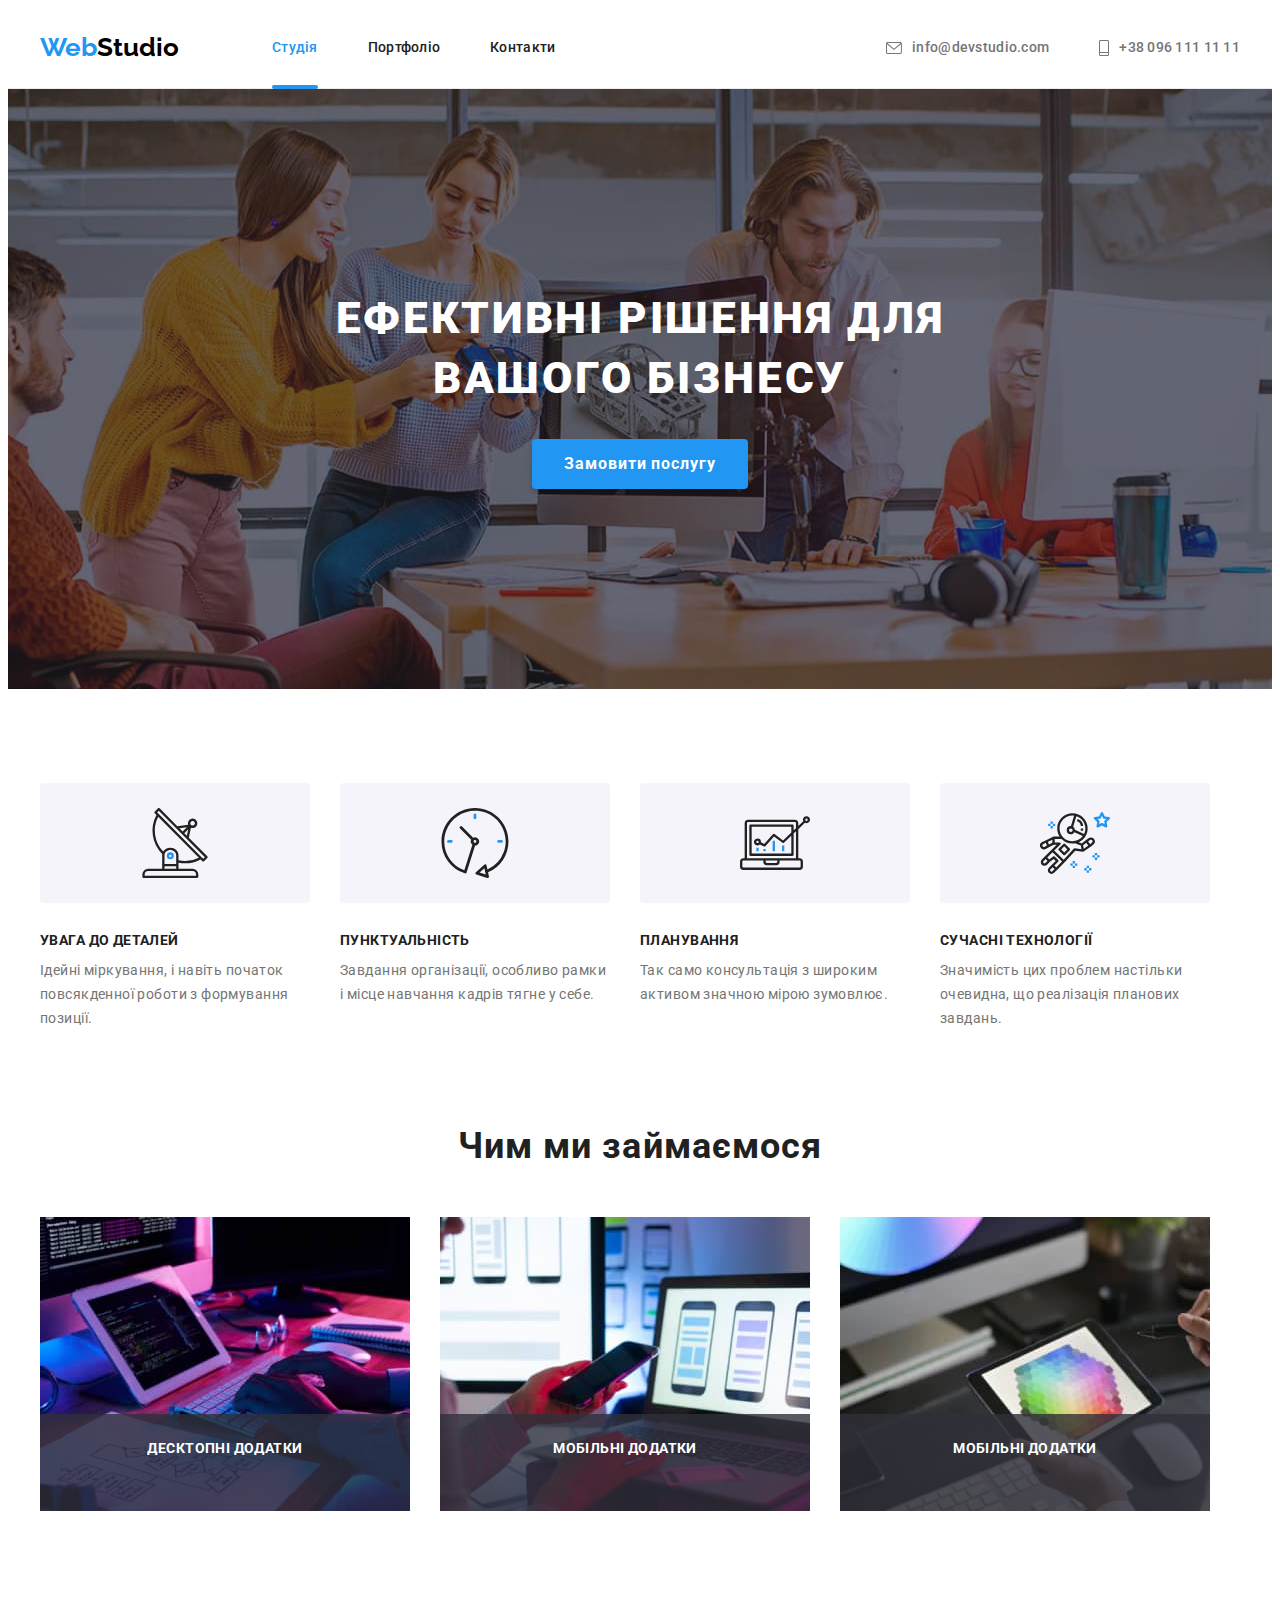
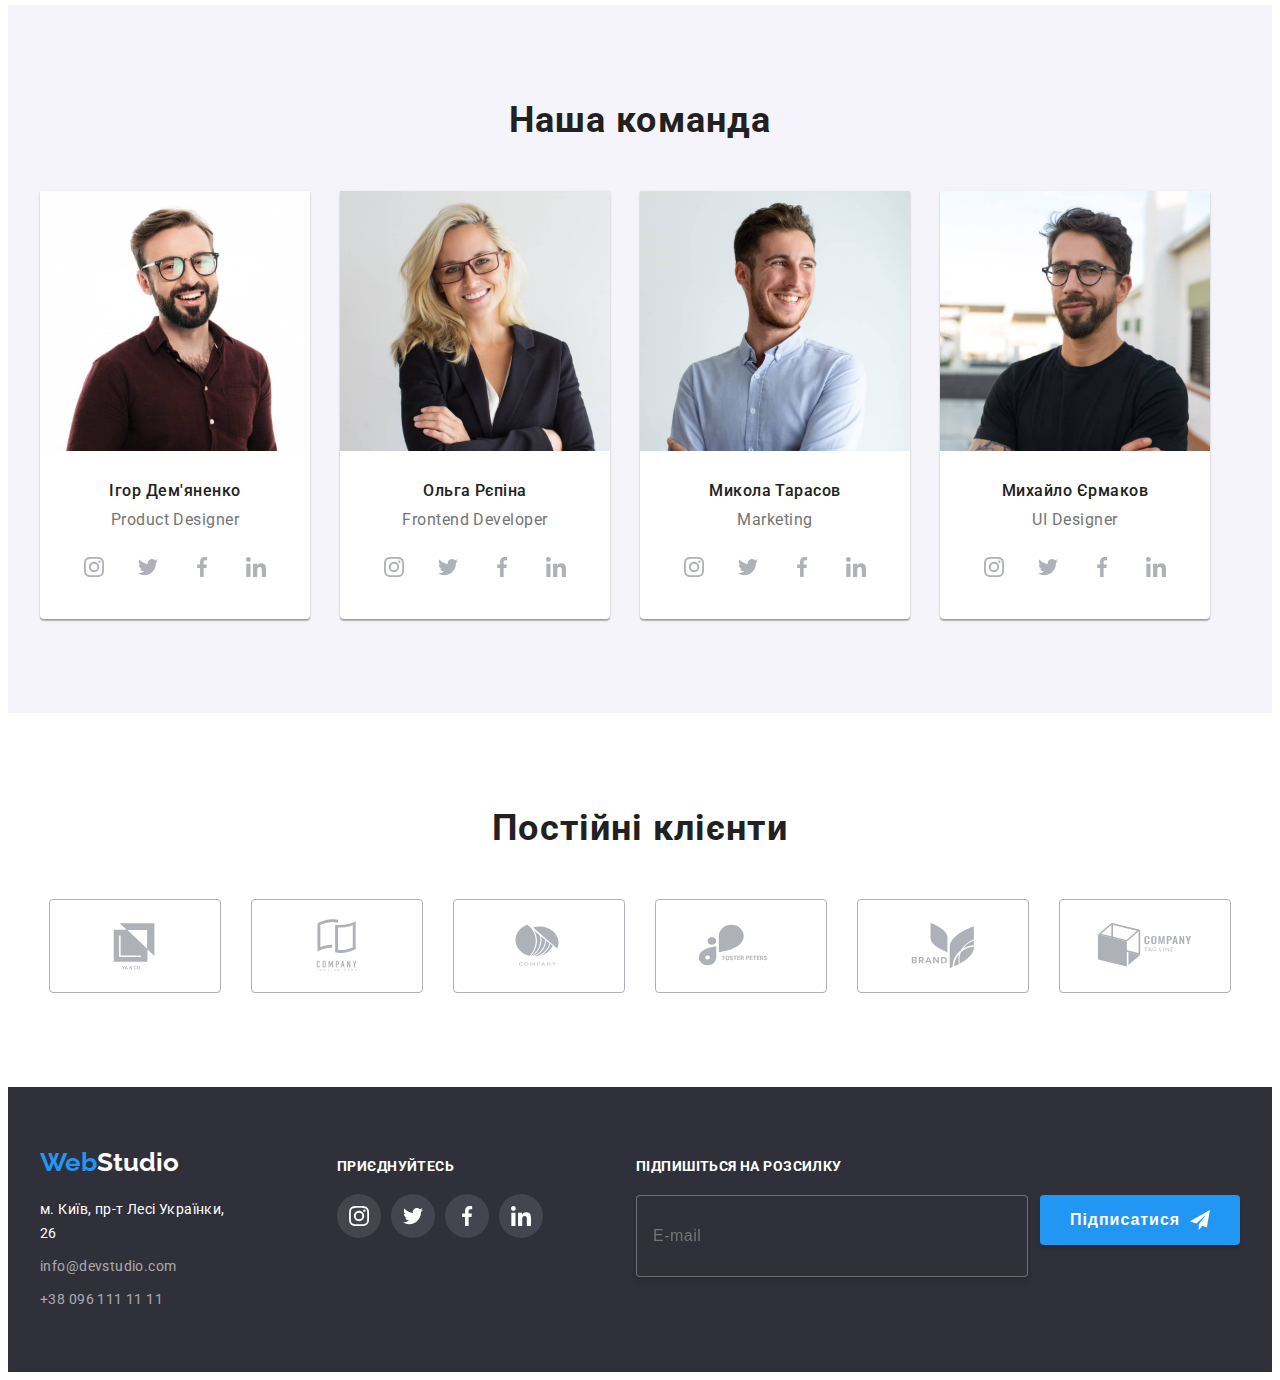
<file: index.html>
<!DOCTYPE html>
<html lang="en">

<head>
    <meta charset="UTF-8">
    <meta http-equiv="X-UA-Compatible" content="IE=edge">
    <meta name="viewport" content="width=device-width, initial-scale=1.0">

    <!-- Fonts -->
    <link rel="preconnect" href="https://fonts.googleapis.com">
    <link rel="preconnect" href="https://fonts.gstatic.com" crossorigin>
    <link
        href="https://fonts.googleapis.com/css2?family=Raleway:wght@700&family=Roboto:wght@400;500;700;900&display=swap"
        rel="stylesheet">

    <!-- Normalize -->
    <link rel="stylesheet" href="https://cdnjs.cloudflare.com/ajax/libs/modern-normalize/1.1.0/modern-normalize.min.css"
        integrity="sha512-wpPYUAdjBVSE4KJnH1VR1HeZfpl1ub8YT/NKx4PuQ5NmX2tKuGu6U/JRp5y+Y8XG2tV+wKQpNHVUX03MfMFn9Q=="
        crossorigin="anonymous" referrerpolicy="no-referrer" />

    <!-- Custom style -->
    <link rel="stylesheet" href="./css/styles.css">
    <title>WebStudio</title>
</head>

<body>
    <!-- HEADER -->

    <header class="header-border">
        <!-- LOGO -->
        <div class="header-container container">
            <a class="logo-link logo" href="./index.html"> <span class="accent logo">Web</span><span
                    class="accent-part logo">Studio</span></a>
            <nav class="header-nav">
                <ul class="nav-list list">
                    <li class="header-nav-item"><a href="./index.html" class="header-link link current">Студія</a></li>
                    <li class="header-nav-item"><a href="./portfolio.html" class="header-link link">Портфоліо</a></li>
                    <li class="header-nav-item"><a href="#contacts" class="header-link link">Контакти</a></li>
                </ul>
            </nav>
            <ul class="contacts-list list">
                <li class="header-contacts-list item">

                    <a href="mailto:info@devstudio.com" class="header-contacts link">
                        <svg class="icons" width="16" height="12">
                            <use href="./images/icons/icons.svg#icon_envelope_hover"></use>
                        </svg>
                        info@devstudio.com</a>
                </li>
                <li class="header-contacts-list item">
                    <a href="tel:+380961111111" class="header-contacts link">
                        <svg class="icons" width="10" height="16">
                            <use href="./images/icons/icons.svg#icon_mobile_hover"></use>
                        </svg>+38 096 111 11 11</a>
                </li>
            </ul>
        </div>
    </header>

    <main>

        <!-- HERO -->
        <section class="hero">
            <h1 class="hero-titel">Ефективні рішення для вашого бізнесу</h1>
            <button class="hero-btn btn" type="button" data-modal-open>Замовити послугу</button>
        </section>

        <!-- QUALITY -->
        <section class="quality-section">
            <div class="container">
                <h2 class="visually-hidden">Наші якості</h2>
                <ul class="quality-list">
                    <li class="quality-item list icon-antenna">
                        <h3 class="quality-titel">УВАГА ДО ДЕТАЛЕЙ</h3>
                        <p class="quality-description">Ідейні міркування, і навіть початок повсякденної роботи з
                            формування позиції.</p>
                    </li>
                    <li class="quality-item list icon-clock">
                        <h3 class="quality-titel">ПУНКТУАЛЬНІСТЬ</h3>
                        <p class="quality-description">Завдання організації, особливо рамки і місце навчання кадрів
                            тягне у себе.</p>
                    </li>
                    <li class="quality-item list icon-diagram">
                        <h3 class="quality-titel">ПЛАНУВАННЯ</h3>
                        <p class="quality-description">Так само консультація з широким активом значною мірою зумовлює.
                        </p>
                    </li>
                    <li class="quality-item list icon-astronaut">
                        <h3 class="quality-titel">СУЧАСНІ ТЕХНОЛОГІЇ</h3>
                        <p class="quality-description">Значимість цих проблем настільки очевидна, що реалізація планових
                            завдань.</p>
                    </Li>
                </ul>
            </div>
        </section>

        <!-- ABOUT -->
        <section class="about">
            <div class="container">
                <h2 class="about-titel">Чим ми займаємося</h2>
                <ul class="about-titel-image list">
                    <li class="about-image">
                        <img width=370 src="./images/about/box1.jpg" alt="десктопні додатки">
                        <div class="overlay-box">
                            <p class="overlay-text">десктопні додатки</p>
                        </div>
                    </li>
                    <li class="about-image">
                        <img width=370 src="./images/about/box2.jpg" alt="мобільні додатки">
                        <div class="overlay-box">
                            <p class="overlay-text">мобільні додатки</p>
                        </div>
                    </li>
                    <li class="about-image">
                        <img width=370 src="./images/about/box3.jpg" alt="додатки для планшетів">
                        <div class="overlay-box">
                            <p class="overlay-text">мобільні додатки</p>
                        </div>
                    </li>
                </ul>
            </div>
        </section>

        <!-- OUR STAFF -->
        <section class="staff">
            <div class="container">
                <h2 class="staff-titel">Наша команда</h2>
                <ul class="staff-list">
                    <li class="staff-item list">
                        <img width=270 src="./images/ourstaff/igordemiyanenko.jpg" alt="Фото Ігор Дем'яненко  ">
                        <div class="staff-name-container">
                            <h3 class="staff-name">Ігор Дем'яненко</h3>
                            <p class="staff-position">Product Designer</p>
                            <ul class="social list">
                                <li class="social-items">
                                    <a class="social-link link" href="https://instagram.com" target=_blank
                                        rel="nofollow noopener noreferrer" aria-label="instagram icon">
                                        <svg class="social-icons" width="20" height="20">
                                            <use href="./images/icons/icons.svg#icon_instagram"></use>
                                        </svg>
                                    </a>
                                </li>
                                <li class="social-items">
                                    <a class="social-link link" href="https://twitter.com" target=_blank
                                        rel="nofollow noopener noreferrer" aria-label="twitter icon">
                                        <svg class="social-icons" width="20" height="20">
                                            <use href="./images/icons/icons.svg#icon_twitter"></use>
                                        </svg>
                                    </a>
                                </li>
                                <li class="social-items">
                                    <a class="social-link link" href="https://facebook.com" target=_blank
                                        rel="nofollow noopener noreferrer" aria-label="facebook icon">
                                        <svg class="social-icons" width="20" height="20">
                                            <use href="./images/icons/icons.svg#icon_facebook"></use>
                                        </svg>
                                    </a>
                                </li>
                                <li class="social-items">
                                    <a class="social-link link" href="https://linkedin.com" target=_blank
                                        rel="nofollow noopener noreferrer" aria-label="linkedin icon">
                                        <svg class="social-icons" width="20" height="20">
                                            <use href="./images/icons/icons.svg#icon_linkedin"></use>
                                        </svg>
                                    </a>
                                </li>
                            </ul>
                        </div>
                    </li>
                    <li class="staff-item list">
                        <img width=270 src="./images/ourstaff/olgarepina.jpg" alt="Фото Ольга Рєпіна">
                        <div class="staff-name-container">
                            <h3 class="staff-name">Ольга Рєпіна</h3>
                            <p class="staff-position">Frontend Developer</p>
                            <ul class="social list">
                                <li class="social-items">
                                    <a class="social-link link" href="https://instagram.com" target=_blank
                                        rel="nofollow noopener noreferrer" aria-label="instagram icon">
                                        <svg class="social-icons" width="20" height="20">
                                            <use href="./images/icons/icons.svg#icon_instagram"></use>
                                        </svg>
                                    </a>
                                </li>
                                <li class="social-items">
                                    <a class="social-link link" href="https://twitter.com" target=_blank
                                        rel="nofollow noopener noreferrer" aria-label="twitter icon">
                                        <svg class="social-icons" width="20" height="20">
                                            <use href="./images/icons/icons.svg#icon_twitter"></use>
                                        </svg>
                                    </a>
                                </li>
                                <li class="social-items">
                                    <a class="social-link link" href="https://facebook.com" target=_blank
                                        rel="nofollow noopener noreferrer" aria-label="facebook icon">
                                        <svg class="social-icons" width="20" height="20">
                                            <use href="./images/icons/icons.svg#icon_facebook"></use>
                                        </svg>
                                    </a>
                                </li>
                                <li class="social-items">
                                    <a class="social-link link" href="https://linkedin.com" target=_blank
                                        rel="nofollow noopener noreferrer" aria-label="linkedin icon">
                                        <svg class="social-icons" width="20" height="20">
                                            <use href="./images/icons/icons.svg#icon_linkedin"></use>
                                        </svg>
                                    </a>
                                </li>
                            </ul>
                        </div>
                    </li>
                    <li class="staff-item list">
                        <img width=270 src="./images/ourstaff/mykolatarasov.jpg" alt="Фто Микола Тарасов">
                        <div class="staff-name-container">
                            <h3 class="staff-name">Микола Тарасов</h3>
                            <p class="staff-position">Marketing</p>
                            <ul class="social list">
                                <li class="social-items">
                                    <a class="social-link link" href="https://instagram.com" target=_blank
                                        rel="nofollow noopener noreferrer" aria-label="instagram icon">
                                        <svg class="social-icons" width="20" height="20">
                                            <use href="./images/icons/icons.svg#icon_instagram"></use>
                                        </svg>
                                    </a>
                                </li>
                                <li class="social-items">
                                    <a class="social-link link" href="https://twitter.com" target=_blank
                                        rel="nofollow noopener noreferrer" aria-label="twitter icon">
                                        <svg class="social-icons" width="20" height="20">
                                            <use href="./images/icons/icons.svg#icon_twitter"></use>
                                        </svg>
                                    </a>
                                </li>
                                <li class="social-items">
                                    <a class="social-link link" href="https://facebook.com" target=_blank
                                        rel="nofollow noopener noreferrer" aria-label="facebook icon">
                                        <svg class="social-icons" width="20" height="20">
                                            <use href="./images/icons/icons.svg#icon_facebook"></use>
                                        </svg>
                                    </a>
                                </li>
                                <li class="social-items">
                                    <a class="social-link link" href="https://linkedin.com" target=_blank
                                        rel="nofollow noopener noreferrer" aria-label="linkedin icon">
                                        <svg class="social-icons" width="20" height="20">
                                            <use href="./images/icons/icons.svg#icon_linkedin"></use>
                                        </svg>
                                    </a>
                                </li>
                            </ul>
                        </div>
                    </li>
                    <li class="staff-item list">
                        <img width=270 src="./images/ourstaff/mykhayloyermakov.jpg" alt="Фото Михайло Єрмаков">
                        <div class="staff-name-container">
                            <h3 class="staff-name">Михайло Єрмаков</h3>
                            <p class="staff-position">UI Designer</p>
                            <ul class="social list">
                                <li class="social-items">
                                    <a class="social-link link" href="https://instagram.com" target=_blank
                                        rel="nofollow noopener noreferrer" aria-label="instagram icon">
                                        <svg class="social-icons" width="20" height="20">
                                            <use href="./images/icons/icons.svg#icon_instagram"></use>
                                        </svg>
                                    </a>
                                </li>
                                <li class="social-items">
                                    <a class="social-link link" href="https://twitter.com" target=_blank
                                        rel="nofollow noopener noreferrer" aria-label="twitter icon">
                                        <svg class="social-icons" width="20" height="20">
                                            <use href="./images/icons/icons.svg#icon_twitter"></use>
                                        </svg>
                                    </a>
                                </li>
                                <li class="social-items">
                                    <a class="social-link link" href="https://facebook.com" target=_blank
                                        rel="nofollow noopener noreferrer" aria-label="facebook icon">
                                        <svg class="social-icons" width="20" height="20">
                                            <use href="./images/icons/icons.svg#icon_facebook"></use>
                                        </svg>
                                    </a>
                                </li>
                                <li class="social-items">
                                    <a class="social-link link" href="https://linkedin.com" target=_blank
                                        rel="nofollow noopener noreferrer" aria-label="linkedin icon">
                                        <svg class="social-icons" width="20" height="20">
                                            <use href="./images/icons/icons.svg#icon_linkedin"></use>
                                        </svg>
                                    </a>
                                </li>
                            </ul>
                        </div>
                    </li>
                </ul>
            </div>
        </section>

        <!-- OUR CLIENTS -->
        <section class="clients">
            <div class="container">
                <h2 class="clients-titel">Постійні клієнти</h2>
                <ul class="clients-list list">
                    <li class="clients-items">
                        <a href="" class="clients-link link">
                            <svg class="clients-icon" width="106" height="60">
                                <use href="./images/icons/icons.svg#icon_lg_yaco"></use>
                            </svg>
                        </a>
                    </li>
                    <li class="clients-items">
                        <a class="clients-link link" href="">
                            <svg class="clients-icon" width="106" height="60">
                                <use href="./images/icons/icons.svg#icon_lg_tagline"></use>
                            </svg></a>
                    </li>
                    <li class="clients-items">
                        <a class="clients-link link" href="">
                            <svg class="clients-icon" width="106" height="60">
                                <use href="./images/icons/icons.svg#icon_lg_company"></use>
                            </svg></a>
                    </li>
                    <li class="clients-items">
                        <a class="clients-link link" href="">
                            <svg class="clients-icon" width="106" height="60">
                                <use href="./images/icons/icons.svg#icon_lg_foster_peters"></use>
                            </svg></a>
                    </li>
                    <li class="clients-items">
                        <a class="clients-link link" href="">
                            <svg class="clients-icon" width="106" height="60">
                                <use href="./images/icons/icons.svg#icon_lg_brand"></use>
                            </svg></a>
                    </li>
                    <li class="clients-items">
                        <a class="clients-link link" href="">
                            <svg class="clients-icon" width="106" height="60">
                                <use href="./images/icons/icons.svg#icon_lg_company_tag_line"></use>
                            </svg></a>
                    </li>
                </ul>
            </div>
        </section>
    </main>

    <!-- FOOTER -->
    <footer class="footer">
        <div class="container-footer container">
            <div class="container-footer-adress">
                <a class="logo-link logo" href="./index.html"> 
                    <span class="accent logo">Web</span><span class="accent-part-ft logo">Studio</span>
                </a>
                    <address id="contacts">
                        <ul class="adress list">
                            <li class="adress-item">
                                <a href="https://goo.gl/maps/8Er3a7TzA3oxAraK9" 
                                    class="adress-item link"
                                    target="_blank" 
                                    rel="noopener noreferrer nofollow">
                                    м. Київ, пр-т Лесі Українки, 26
                                </a>
                            </li>
                            <li class="adress-item-contacts list">
                                <a href="mailto:info@devstudio.com"
                                    class="adress-item-contacs link" 
                                    target="_blank" 
                                    rel="noopener noreferrer nofollow">
                                    info@devstudio.com
                                </a>
                            </li>
                            <li class="adress-item-contacts list">
                                <a href="tel:+380961111111"
                                    class="adress-item-contacs link">
                                    +38 096 111 11 11
                                </a>
                            </li>
                        </ul>
                    </address>
            </div>
            <div class="container-footer-links">
                <h2 class="footer-links-titel">ПРИЄДНУЙТЕСЬ</h2>
                <ul class="social list">
                    <li class="social-items">
                        <a class="social-link-footer link" href="https://instagram.com" target=_blank
                            rel="nofollow noopener noreferrer" aria-label="instagram icon">
                            <svg class="social-icons-footer" width="20" height="20">
                                <use href="./images/icons/icons.svg#icon_instagram"></use>
                            </svg>
                        </a>
                    </li>
                    <li class="social-items">
                        <a class="social-link-footer link" href="https://twitter.com" target=_blank
                            rel="nofollow noopener noreferrer" aria-label="twitter icon">
                            <svg class="social-icons-footer" width="20" height="20">
                                <use href="./images/icons/icons.svg#icon_twitter"></use>
                            </svg>
                        </a>
                    </li>
                    <li class="social-items">
                        <a class="social-link-footer link" href="https://facebook.com" target=_blank
                            rel="nofollow noopener noreferrer" aria-label="facebook icon">
                            <svg class="social-icons-footer" width="20" height="20">
                                <use href="./images/icons/icons.svg#icon_facebook"></use>
                            </svg>
                        </a>
                    </li>
                    <li class="social-items">
                        <a class="social-link-footer link" href="https://linkedin.com" target=_blank
                            rel="nofollow noopener noreferrer" aria-label="linkedin icon">
                            <svg class="social-icons-footer" width="20" height="20">
                                <use href="./images/icons/icons.svg#icon_linkedin"></use>
                            </svg>
                        </a>
                    </li>
                </ul>
            </div>
            <div class="subscription-form-footer">
                <p class="subscription-form-titel">ПІДПИШІТЬСЯ НА РОЗСИЛКУ</p>
                <form class="subscription-form">
                    <label class="form-field-subscription" for="e-mail"></label>
                    <input class="form-input-subscription" type="email" name="e-mail" id="e-mail" placeholder="E-mail" >
                    <button class="form-btn-subscription" type="submit">Підписатися
                        <svg class="icon-subscription" width="24" height="24">
                          <use href="./images/icons/icons.svg#icon-send"></use>
                        </svg>
                    </button>
                </form>
            </div>
        </div>
    </footer>

    <!-- MODAL VIEW -->

    <div class="backdrop is-hidden" data-modal>
        <div class="modal">
            <button class="close-btn" type="button"
            data-modal-close>
                <svg class="close-btn-icon" width="30" height="30">
                  <use class="opened" href="./images/icons/icons.svg#icon-close"></use>
                  <use class="close" href="./images/icons/icons.svg#icon-close-blue"></use>
                </svg>
            </button>
            <p class="modal-titel">Залиште свої дані, ми вам передзвонимо</p>
            <form class="modal-form-field">
                <div class="form-group">
                    <label class="form-label" for="name">Ім'я</label>
                    <input class="form-input" type="text" name="user_name" id="name" placeholder=" " required>
                    <svg class="form-icon" width="18" height="18">
                      <use href="./images/icons/icons.svg#person-black-18dp"></use>
                    </svg>
                </div>
                <div class="form-group">
                    <label class="form-label" for="phone-number">Телефон</label>
                    <input class="form-input" type="tel" name="user_phone" id="phone-number" placeholder=" " minlength="12" maxlength="12" required>
                    <svg class="form-icon" width="18" height="18">
                      <use href="./images/icons/icons.svg#phone-black-18dp"></use>
                    </svg>
                </div>
                <div class="form-group">
                    <label class="form-label" for="email">Пошта</label>
                    <input class="form-input" type="email" name="user_email" id="email" placeholder=" " required>
                    <svg class="form-icon" width="18" height="18">
                      <use href="./images/icons/icons.svg#email-black-18dp"></use>
                    </svg>
                </div>
                <div class="form-group">
                    <label class="form-label" for="comments">Коментар</label>
                    <textarea class="form-massege" name="comments" id="comments"  rows="6" placeholder="Введіть текст"></textarea>
                </div>
                <label class="form-group-checkbox">
                    <input class="form-checkbox" type="checkbox" name="terms_of_contract" id="terms">
                    <svg class="checkbox-icon" width="16" height="15">
                        <use class="checked" href="./images/icons/icons.svg#icon-check"></use>
                        <use class="unchecked" href="./images/icons/icons.svg#icon-uncheck"></use>
                    </svg>
                    <span class="form-checkbox-label">Погоджуюся з розсилкою та приймаю <a class="link-checkbox" href="">Умови договору</a></span>
                </label>
                <button class="form-btn-modal" type="submit">Відправити</button>
            </form>
        </div>
    </div>

    <script src="./js/modal.js"></script>

</body>

</html>
</file>
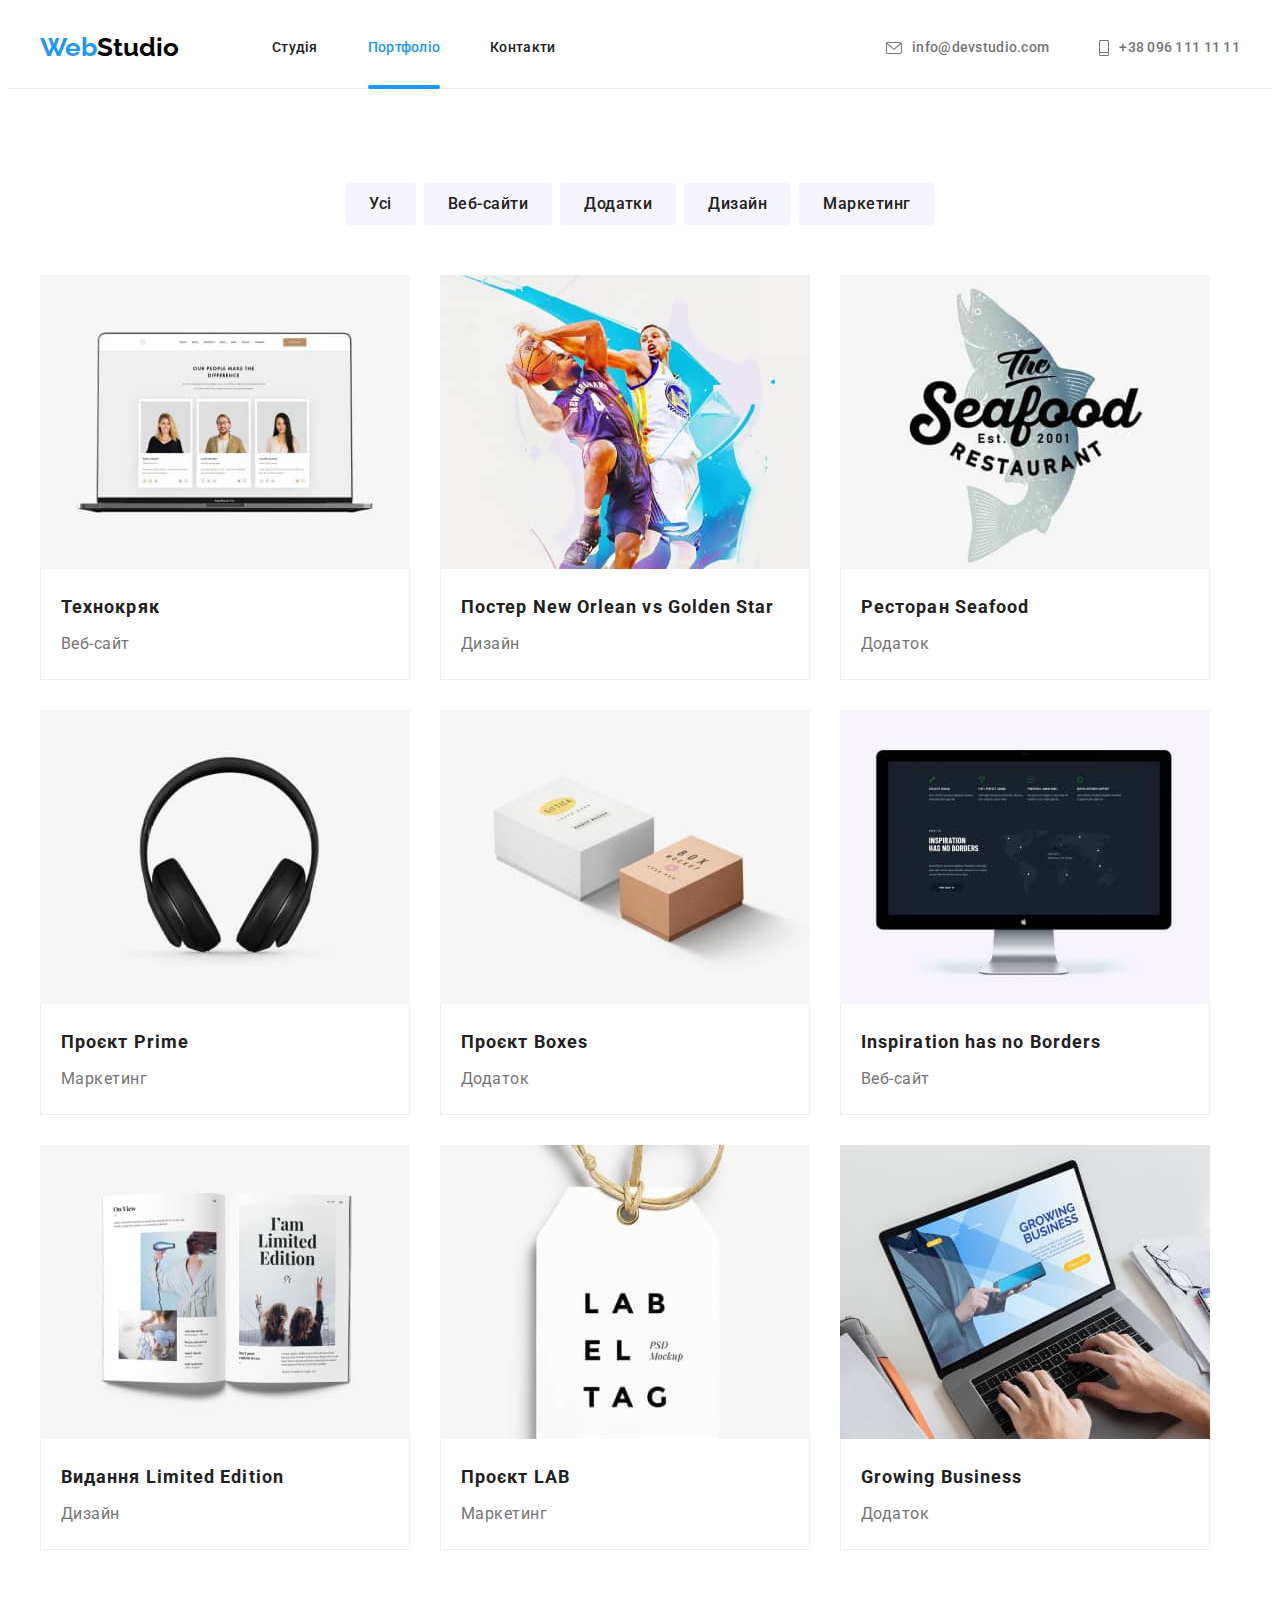
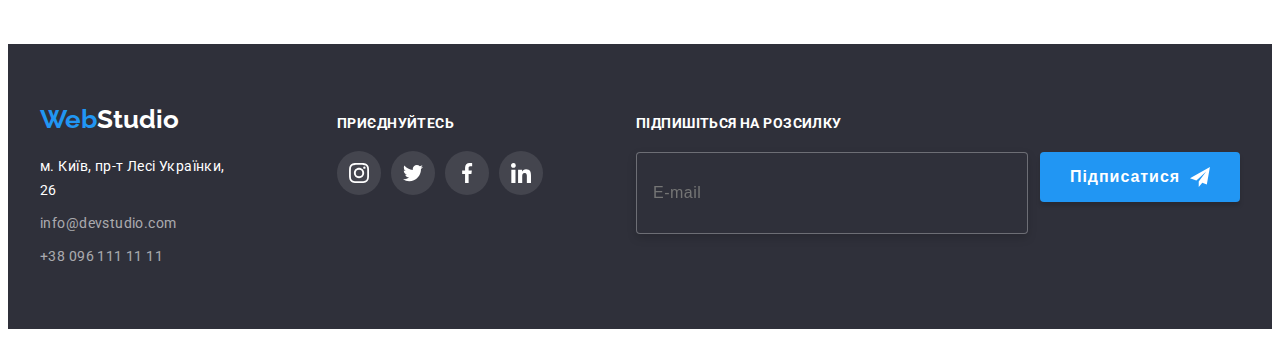
<file: portfolio.html>
<!DOCTYPE html>
<html lang="en">

<head>
    <meta charset="UTF-8">
    <meta http-equiv="X-UA-Compatible" content="IE=edge">
    <meta name="viewport" content="width=device-width, initial-scale=1.0">

    <!-- Fonts -->
    <link rel="preconnect" href="https://fonts.googleapis.com">
    <link rel="preconnect" href="https://fonts.gstatic.com" crossorigin>
    <link
        href="https://fonts.googleapis.com/css2?family=Raleway:wght@700&family=Roboto:wght@400;500;700;900&display=swap"
        rel="stylesheet">

    <!-- Normalize -->
    <link rel="stylesheet" href="https://cdnjs.cloudflare.com/ajax/libs/modern-normalize/1.1.0/modern-normalize.min.css"
        integrity="sha512-wpPYUAdjBVSE4KJnH1VR1HeZfpl1ub8YT/NKx4PuQ5NmX2tKuGu6U/JRp5y+Y8XG2tV+wKQpNHVUX03MfMFn9Q=="
        crossorigin="anonymous" referrerpolicy="no-referrer" />

    <!-- Custom style -->
    <link rel="stylesheet" href="./css/styles.css">
    <title>Portfolio</title>
</head>

<body>
    <!-- HEADER -->

    <header class="header-border">
        <!-- LOGO -->
        <div class="header-container container">
            <a class="logo-link logo" href="./index.html">
                <span class="accent logo">Web</span><span class="accent-part logo">Studio</span>
            </a>
            <nav class="header-nav">
                <ul class="nav-list list">
                    <li class="header-nav-item"><a href="./index.html" class="header-link link">Студія</a></li>
                    <li class="header-nav-item"><a href="./portfolio.html"
                            class="header-link link current">Портфоліо</a></li>
                    <li class="header-nav-item"><a href="#contacts" class="header-link link">Контакти</a></li>
                </ul>
            </nav>
            <ul class="contacts-list list">
                <li class="header-contacts-list item">

                    <a href="mailto:info@devstudio.com" class="header-contacts link">
                        <svg class="icons" width="16" height="12">
                            <use href="./images/icons/icons.svg#icon_envelope_hover"></use>
                        </svg>
                        info@devstudio.com</a>
                </li>
                <li class="header-contacts-list item">
                    <a href="tel:+380961111111" class="header-contacts link">
                        <svg class="icons" width="10" height="16">
                            <use href="./images/icons/icons.svg#icon_mobile_hover"></use>
                        </svg>+38 096 111 11 11</a>
                </li>
            </ul>
        </div>
    </header>

    <main>
        <!-- OUR WORKS -->
        <section class="section-container">
            <div class="gallery-container">
                <h1 class="visually-hidden"> Наші роботи </h1>
                <!-- Radio buttons -->
                <ul class="buttons-list">
                    <li class="buttons-item list"><button class="buttons-btn btn" type="button">Усі</button></li>
                    <li class="buttons-item list"><button class="buttons-btn btn" type="button">Веб-сайти</button></li>
                    <li class="buttons-item list"><button class="buttons-btn btn" type="button">Додатки</button></li>
                    <li class="buttons-item list"><button class="buttons-btn btn" type="button">Дизайн</button></li>
                    <li class="buttons-item list"><button class="buttons-btn btn" type="button">Маркетинг</button></li>
                </ul>
                <!-- GALLERY -->
                <ul class="projects-list list">
                    <li class="projects-item">
                        <a href="" class="projects-item-img link">
                            <div class="project-thumb">
                                <img src="./images/gallery/technokryak.jpg" width="370" alt="Технокряк">
                                <div class="overlay-slide">
                                    <p class="overlay-slide-text">Ресурс пропонує комплексні пропозиції з різним рівнем
                                        функціоналу та сервісів. Все це дозволить відвідувачу отримати вичерпні
                                        відомості про компанію чи приватну особу.</p>
                                </div>
                            </div>
                            <div class="border-contair">
                                <h2 class="projects-item-titel">Технокряк</h2>
                                <p class="project-item-description">Веб-сайт</p>
                            </div>
                        </a>
                    </li>
                    <li class="projects-item">
                        <a href="" class="projects-item-img link">
                            <div class="project-thumb">
                                <img src="./images/gallery/poster.jpg" width="370"
                                    alt="Постер New Orlean vs Golden Star">
                                <div class="overlay-slide">
                                    <p class="overlay-slide-text">Lorem ipsum dolor sit, amet consectetur adipisicing
                                        elit. Similique minus, alias quisquam itaque velit ea reprehenderit quam?
                                        Eveniet, veniam laboriosam?</p>
                                </div>
                            </div>
                            <div class="border-contair">
                                <h2 class="projects-item-titel">Постер New Orlean vs Golden Star</h2>
                                <p class="project-item-description">Дизайн</p>
                            </div>
                        </a>
                    </li>
                    <li class="projects-item">
                        <a href="" class="projects-item-img link">
                            <div class="project-thumb">
                                <img src="./images/gallery/restoran.jpg" width="370" 
                                alt="Ресторан Seafood">
                                <div class="overlay-slide">
                                    <p class="overlay-slide-text">Lorem ipsum dolor sit, amet consectetur adipisicing
                                        elit. Similique minus, alias quisquam itaque velit ea reprehenderit quam?
                                        Eveniet, veniam laboriosam?</p>
                                </div>
                            </div>
                            <div class="border-contair">
                                <h2 class="projects-item-titel">Ресторан Seafood</h2>
                                <p class="project-item-description">Додаток</p>
                            </div>
                        </a>
                    </li>
                    <li class="projects-item">
                        <a href="" class="projects-item-img link">
                            <div class="project-thumb">
                                <img src="./images/gallery/project-prime.jpg" width="370" 
                                alt="Проєкт Prime">
                                <div class="overlay-slide">
                                    <p class="overlay-slide-text">Lorem ipsum dolor sit, amet consectetur adipisicing
                                        elit. Similique minus, alias quisquam itaque velit ea reprehenderit quam?
                                        Eveniet, veniam laboriosam?</p>
                                </div>
                            </div>
                            <div class="border-contair">
                                <h2 class="projects-item-titel">Проєкт Prime</h2>
                                <p class="project-item-description">Маркетинг</p>
                            </div>
                        </a>
                    </li>
                    <li class="projects-item">
                        <a href="" class="projects-item-img link">
                            <div class="project-thumb">
                                <img src="./images/gallery/project-boxes.jpg" width="370" 
                                alt="Проєкт Boxes">
                                <div class="overlay-slide">
                                    <p class="overlay-slide-text">Lorem ipsum dolor sit, amet consectetur adipisicing
                                        elit. Similique minus, alias quisquam itaque velit ea reprehenderit quam?
                                        Eveniet, veniam laboriosam?</p>
                                </div>
                            </div>
                            <div class="border-contair">
                                <h2 class="projects-item-titel">Проєкт Boxes</h2>
                                <p class="project-item-description">Додаток</p>
                            </div>
                        </a>
                    </li>
                    <li class="projects-item">
                        <a href="" class="projects-item-img link">
                            <div class="project-thumb">
                                <img src="./images/gallery/Inspiration-has-no-Borders.jpg" width="370"
                                    alt="Inspiration has no Borders">
                                <div class="overlay-slide">
                                    <p class="overlay-slide-text">Lorem ipsum dolor sit, amet consectetur adipisicing
                                            elit. Similique minus, alias quisquam itaque velit ea reprehenderit quam?
                                            Eveniet, veniam laboriosam?</p>
                                </div>
                            </div>
                            <div class="border-contair">
                                <h2 class="projects-item-titel">Inspiration has no Borders</h2>
                                <p class="project-item-description">Веб-сайт</p>
                            </div>
                        </a>
                    </li>
                    <li class="projects-item">
                        <a href="" class="projects-item-img link">
                            <div class="project-thumb">
                                <img src="./images/gallery/Vydannya-Limited-Edition.jpg" width="370"
                                    alt="Видання Limited Edition">
                                <div class="overlay-slide">
                                    <p class="overlay-slide-text">Lorem ipsum dolor sit, amet consectetur adipisicing
                                            elit. Similique minus, alias quisquam itaque velit ea reprehenderit quam?
                                            Eveniet, veniam laboriosam?</p>
                                </div>
                            </div>
                            <div class="border-contair">
                                <h2 class="projects-item-titel">Видання Limited Edition</h2>
                                <p class="project-item-description">Дизайн</p>
                            </div>
                        </a>
                    </li>
                    <li class=" projects-item">
                                    <a href="" class="projects-item-img link">
                                        <div class="project-thumb">
                                            <img src="./images/gallery/project-lab.jpg" width="370" 
                                            alt="Проєкт LAB">
                                            <div class="overlay-slide">
                                                <p class="overlay-slide-text">Lorem ipsum dolor sit, amet consectetur adipisicing
                                                    elit. Similique minus, alias quisquam itaque velit ea reprehenderit quam?
                                                    Eveniet, veniam laboriosam?</p>
                                            </div>
                                        </div>
                                        <div class="border-contair">
                                            <h2 class="projects-item-titel">Проєкт LAB</h2>
                                            <p class="project-item-description">Маркетинг</p>
                                        </div>
                                    </a>
                    </li>
                    <li class="projects-item">
                        <a href="" class="projects-item-img link">
                            <div class="project-thumb">
                                <img src="./images/gallery/Growing-Business.jpg" width="370" 
                                alt="Growing Business">
                                <div class="overlay-slide">
                                    <p class="overlay-slide-text">Lorem ipsum dolor sit, amet consectetur adipisicing
                                        elit. Similique minus, alias quisquam itaque velit ea reprehenderit quam?
                                        Eveniet, veniam laboriosam?</p>
                                </div>
                            </div>
                            <div class="border-contair">
                                <h2 class="projects-item-titel">Growing Business</h2>
                                <p class="project-item-description">Додаток</p>
                            </div>
                        </a>
                    </li>
                </ul>
            </div>
        </section>
    </main>

    <!-- FOOTER -->
    <footer class="footer">
        <div class="container-footer container">
            <div class="container-footer-adress">
                <a class="logo-link logo" href="./index.html"> 
                    <span class="accent logo">Web</span><span class="accent-part-ft logo">Studio</span>
                </a>
                    <address id="contacts">
                        <ul class="adress list">
                            <li class="adress-item">
                                <a href="https://goo.gl/maps/8Er3a7TzA3oxAraK9" 
                                    class="adress-item link"
                                    target="_blank" 
                                    rel="noopener noreferrer nofollow">
                                    м. Київ, пр-т Лесі Українки, 26
                                </a>
                            </li>
                            <li class="adress-item-contacts list">
                                <a href="mailto:info@devstudio.com"
                                    class="adress-item-contacs link" 
                                    target="_blank" 
                                    rel="noopener noreferrer nofollow">
                                    info@devstudio.com
                                </a>
                            </li>
                            <li class="adress-item-contacts list">
                                <a href="tel:+380961111111"
                                    class="adress-item-contacs link">
                                    +38 096 111 11 11
                                </a>
                            </li>
                        </ul>
                    </address>
            </div>
            <div class="container-footer-links">
                <h2 class="footer-links-titel">ПРИЄДНУЙТЕСЬ</h2>
                <ul class="social list">
                    <li class="social-items">
                        <a class="social-link-footer link" href="https://instagram.com" target=_blank
                            rel="nofollow noopener noreferrer" aria-label="instagram icon">
                            <svg class="social-icons-footer" width="20" height="20">
                                <use href="./images/icons/icons.svg#icon_instagram"></use>
                            </svg>
                        </a>
                    </li>
                    <li class="social-items">
                        <a class="social-link-footer link" href="https://twitter.com" target=_blank
                            rel="nofollow noopener noreferrer" aria-label="twitter icon">
                            <svg class="social-icons-footer" width="20" height="20">
                                <use href="./images/icons/icons.svg#icon_twitter"></use>
                            </svg>
                        </a>
                    </li>
                    <li class="social-items">
                        <a class="social-link-footer link" href="https://facebook.com" target=_blank
                            rel="nofollow noopener noreferrer" aria-label="facebook icon">
                            <svg class="social-icons-footer" width="20" height="20">
                                <use href="./images/icons/icons.svg#icon_facebook"></use>
                            </svg>
                        </a>
                    </li>
                    <li class="social-items">
                        <a class="social-link-footer link" href="https://linkedin.com" target=_blank
                            rel="nofollow noopener noreferrer" aria-label="linkedin icon">
                            <svg class="social-icons-footer" width="20" height="20">
                                <use href="./images/icons/icons.svg#icon_linkedin"></use>
                            </svg>
                        </a>
                    </li>
                </ul>
            </div>
            <div class="subscription-form-footer">
                <p class="subscription-form-titel">ПІДПИШІТЬСЯ НА РОЗСИЛКУ</p>
                <form class="subscription-form">
                    <label class="form-field-subscription" for="e-mail"></label>
                    <input class="form-input-subscription" type="email" name="e-mail" id="e-mail" placeholder="E-mail" >
                    <button class="form-btn-subscription" type="submit">Підписатися
                        <svg class="icon-subscription" width="24" height="24">
                          <use href="./images/icons/icons.svg#icon-send"></use>
                        </svg>
                    </button>
                </form>
            </div>
        </div>
    </footer>

</body>
</file>
<file: css/styles.css>
/* GENERAL STYLES */

:root {
  /* Fonts */
  --main-font: "Roboto", sans-serif;
  --secondary-font: "Raleway", sans-serif;

  /* Text colors */
  --accent-color: #2196f3;
  --main-color: #212121;
  --second-color: #ffffff;
  --adress-txt-main-color: rgba(255, 255, 255, 0.6);
  --logo-color-main: #000000;

  /* Background colors */
  --background-text-color: #757575;
  --background-bgh-bgf-color: #2f303a;
  --background-bgsection-color: #f5f4fa;

  /* Others */
  --trns: 250ms cubic-bezier(0.4, 0, 0.2, 1);
  --index-backdrop: 1;
}

body {
  font-family: var(--main-font);
  color: var(--main-color);
  background-color: var(--second-color);
}

/* Reset start */
ul {
  padding-left: 0;
  margin-top: 0;
  margin-bottom: 0;
}

h1,
h2,
h3,
h4,
h5,
h6,
p {
  margin: 0;
}
img {
  display: block;
}

.link,
.logo {
  text-decoration: none;
}

.link {
  transition: color var(--trns);
}

.list {
  list-style: none;
  margin: 0;
  padding: 0;
}

/* Reset end */

.container {
  width: 1200px;
  margin: 0 auto;
  padding: 0 15px;
}

.link:hover,
.link:focus {
  color: var(--accent-color);
}

.btn {
  cursor: pointer;
  background: transparent;
}

.btn:hover,
.btn:focus {
  background-color: #188ce8;
}

/* HEADER */

.header-border {
  border-bottom: 1px solid #ececec;
}

.header-container {
  display: flex;
  align-items: center;
}

.header-nav {
  margin-left: 93px;
}

.logo,
.accent,
.accent-part {
  font-family: var(--secondary-font);
  font-style: normal;
  font-weight: 700;
  font-size: 26px;
  line-height: 1.2;
  color: var(--logo-color-main);
}

.accent {
  color: var(--accent-color);
}

.nav-list {
  display: flex;
  align-items: center;
}

.nav-list :not(:last-child) {
  margin-right: 50px;
}

.header-link {
  display: block;
  padding: 32px 0;
  position: relative;
  font-style: normal;
  font-weight: 500;
  font-size: 14px;
  line-height: 1.14;
  letter-spacing: 0.02em;
  color: var(--main-color);
}

.header-link.current {
  color: var(--accent-color);
}

.header-link.current::after {
  content: "";
  position: absolute;
  bottom: -1px;
  left: 0;
  display: block;
  width: 100%;
  height: 4px;
  border-radius: 2px;
  background-color: var(--accent-color);
}

.contacts-list {
  display: flex;
  align-items: center;
  margin-left: auto;
}

.header-contacts-list:not(:last-child) {
  display: flex;
  align-items: center;
  margin-left: auto;
  margin-right: 50px;
}

.header-contacts {
  display: flex;
  align-items: center;
  padding: 32px 0;
  font-weight: 500;
  font-size: 14px;
  line-height: 1.14;
  letter-spacing: 0.02em;
  color: var(--background-text-color);
  transition: color var(--trns);
}

.icons {
  margin-right: 10px;
  fill: currentColor;
  transition: color var(--trns);
  transition: border-color var(--trns);
}

.icons:hover,
.icons:focus {
  color: var(--accent-color);
}

/* HERO */

.hero {
  max-width: 1600px;
  margin-left: auto;
  margin-right: auto;
  background-image: linear-gradient(
      to right,
      rgba(47, 48, 58, 0.4),
      rgba(47, 48, 58, 0.4)
    ),
    url(../images/heroes/img_heroes_s.jpg);
  background-color: #c4c4c4;
  background-position: center;
  background-repeat: no-repeat;
}

.hero {
  margin: auto;
  padding: 200px 0px;
  text-align: center;
}

.hero-titel {
  margin-right: auto;
  margin-left: auto;
  width: 696px;
  font-weight: 900;
  font-size: 44px;
  line-height: 1.36;
  text-align: center;
  letter-spacing: 0.06em;
  text-transform: uppercase;
  color: var(--second-color);
}

.hero-btn {
  margin-top: 30px;
  border-radius: 4px;
  min-width: 216px;
  padding: 10px 32px;
  border: none;
  box-shadow: 0px 4px 4px rgba(0, 0, 0, 0.15);
  font-family: inherit;
  font-weight: 700;
  font-size: 16px;
  line-height: 1.88;
  text-align: center;
  letter-spacing: 0.06em;
  color: var(--second-color);
  background-color: var(--accent-color);
  transition: background-color var(--trns), color var(--trns),
    box-shadow var(--trns);
}

/* QUALITY */

.visually-hidden {
  position: absolute;
  width: 1px;
  height: 1px;
  margin: -1px;
  border: 0;
  padding: 0;
  white-space: nowrap;
  clip-path: inset(100%);
  clip: rect(0 0 0 0);
  overflow: hidden;
}

.quality-section {
  padding-top: 94px;
  padding-bottom: 94px;
}

.quality-list {
  display: flex;
  padding-left: 0%;
}

.quality-item:not(:last-child) {
  margin-right: 30px;
}

.quality-item::before {
  display: block;
  margin-bottom: 30px;
  content: "";
  height: 120px;
  border-radius: 4px;
  background-color: var(--background-bgsection-color);
  background-size: 70px 70px;
  background-repeat: no-repeat;
  background-position: center;
}

.icon-antenna::before {
  background-image: url(../images/icons/icon_antenna.svg);
}

.icon-clock::before {
  background-image: url(../images/icons/icon_clock.svg);
}

.icon-diagram::before {
  background-image: url(../images/icons/icon_diagram.svg);
}

.icon-astronaut::before {
  background-image: url(../images/icons/icon_astronaut.svg);
}

.quality-titel {
  margin-bottom: 10px;
  font-weight: 700;
  font-size: 14px;
  line-height: 1.14;
  letter-spacing: 0.03em;
  text-transform: uppercase;
  color: var(--main-color);
}

.quality-description {
  display: block;
  width: 270px;
  font-size: 14px;
  line-height: 1.71;
  letter-spacing: 0.03em;
  color: var(--background-text-color);
}

/* ABOUT */

.about {
  padding-bottom: 94px;
}

.about-titel {
  flex-basis: 366px;
  margin-bottom: 50px;
}

.about-image {
  position: relative;
}

.overlay-box {
  position: absolute;
  bottom: 0;
  left: 0;
  width: 100%;
  padding-top: 27px;
  height: 70px;
  background: rgba(47, 48, 58, 0.8);
}

.overlay-text {
  font-weight: 700;
  font-size: 14px;
  line-height: 1.14;
  text-align: center;
  letter-spacing: 0.03em;
  text-transform: uppercase;
  color: var(--second-color);
}

.about-titel-image {
  display: flex;
  gap: 30px;
}

.about-titel,
.staff-titel,
.clients-titel {
  font-weight: 700;
  font-size: 36px;
  line-height: 1.17;
  text-align: center;
  letter-spacing: 0.03em;
  color: var(--main-color);
}

/* OUR STAFF */

.staff {
  padding-top: 94px;
  padding-bottom: 94px;
  background-color: var(--background-bgsection-color);
}

.staff-list {
  display: flex;
  margin-top: 50px;
  margin-bottom: 0px;
  gap: 30px;
}

.staff-item {
  border-radius: 0px 0px 4px 4px;
  background-color: var(--second-color);
  box-shadow: 0px 1px 3px 0px #0000001f, 0px 2px 1px 0px #00000033,
    0px 1px 1px 0px #00000024;
}

.staff-name-container {
  padding: 30px 0;
}

.staff-name {
  margin-bottom: 10px;
  font-weight: 500;
  font-size: 16px;
  line-height: 1.19;
  text-align: center;
  letter-spacing: 0.03em;
  color: var(--main-color);
}

.staff-position {
  font-size: 16px;
  line-height: 19px;
  text-align: center;
  letter-spacing: 0.03em;
  color: var(--background-text-color);
  margin-bottom: 16px;
}

.social {
  display: flex;
  justify-content: center;
  gap: 10px;
}

.social-link {
  display: flex;
  justify-content: center;
  align-items: center;
  width: 44px;
  height: 44px;
  color: var(--main-color);
  background-color: var(--second-color);
  border-radius: 50%;
  fill: #afb1b8;
  transition: color var(--trns), background-color var(--trns);
}

.social-link:hover,
.social-link:focus {
  background-color: var(--accent-color);
  fill: var(--second-color);
}

/* OUR CLIENTS */

.clients {
  padding-top: 94px;
  padding-bottom: 94px;
  background-color: var(--second-color);
}

.clients-titel {
  flex-basis: 366px;
  margin-bottom: 50px;
}

.clients-list {
  display: flex;
  justify-content: center;
  align-items: center;
  gap: 30px;
}

.clients-link {
  width: 170px;
  height: 92px;
  display: flex;
  justify-content: center;
  align-items: center;
  color: #afb1b8;
  border-radius: 4px;
  border: 1px solid #afb1b8;
  transition: border var(--trns);
}

.clients-icon {
  fill: currentColor;
  transition: color var(--trns), border-color var(--trns), fill var(--trns);
}

.clients-link:hover,
.clients-link:focus {
  border-color: var(--accent-color);
}

.clients-icon:hover,
.clients-icon:focus {
  fill: var(--accent-color);
}

/* FOOTER */

.footer {
  background-color: var(--background-bgh-bgf-color);
  padding: 60px 15px;
}

.container-footer {
  display: flex;
  justify-content: flex-start;
  align-items: baseline;
  padding: 0px 15px;
  /* gap: 70px; */
}

.container-footer-adress {
  margin-right: 93px;
}

.container-footer-links {
  margin-right: 93px;
}

.footer-links-titel {
  font-weight: 700;
  font-size: 14px;
  line-height: 16px;
  letter-spacing: 0.03em;
  text-transform: uppercase;
  color: var(--second-color);
  margin-bottom: 20px;
}

.social-link-footer {
  display: flex;
  justify-content: center;
  align-items: center;
  width: 44px;
  height: 44px;
  color: var(--main-color);
  background-color: rgba(255, 255, 255, 0.1);
  border-radius: 50%;
  transition: background-color var(--trns);
}

.social-link-footer:hover,
.social-link-footer:focus {
  background-color: var(--accent-color);
}

.social-icons-footer {
  fill: var(--second-color);
}

.social-icons {
  transition: fill var(--trns);
}

.social-icons:hover,
.social-icons:focus {
  fill: var(--second-color);
}

address {
  margin-top: 20px;
}

.accent-part-ft.logo {
  color: var(--second-color);
}

.adress-item {
  margin-bottom: 9px;
  font-style: normal;
  font-size: 14px;
  line-height: 1.71;
  letter-spacing: 0.03em;
  color: var(--second-color);
}

.adress-item-contacts:not(:last-child) {
  margin-bottom: 9px;
}

.adress-item-contacs {
  font-style: normal;
  font-size: 14px;
  line-height: 1.71;
  letter-spacing: 0.03em;
  color: var(--adress-txt-main-color);
}

/* FORM IN FOOTER */
.subscription-form-titel {
  font-weight: 700;
  font-size: 14px;
  line-height: 1.14;
  letter-spacing: 0.03em;
  text-transform: uppercase;
  color: var(--second-color);
  margin-bottom: 20px;
}

.ssubscription-form-footer {
  margin-left: 93px;
}

.subscription-form {
  display: flex;
}

.form-input-subscription {
  width: 358px;
  height: 50px;
  padding: 15px 16px;
  margin-right: 12px;
  border: 1px solid rgba(255, 255, 255, 0.3);
  filter: drop-shadow(0px 4px 4px rgba(0, 0, 0, 0.15));
  border-radius: 4px;

  font-size: 16px;
  line-height: 1.25;
  align-items: center;
  letter-spacing: 0.03em;
  color: rgba(255, 255, 255, 0.6);
  background-color: var(--background-bgh-bgf-color);
}

.form-btn-subscription {
  display: flex;
  gap: 10px;
  align-items: center;
  text-align: center;
  width: 200px;
  height: 50px;
  padding: 10px 28px;
  font-weight: 700;
  font-size: 16px;
  line-height: 1.88;
  letter-spacing: 0.06em;
  color: var(--second-color);
  background-color: var(--accent-color);
  border-radius: 4px;
  border-color: transparent;
  box-shadow: 0px 4px 4px rgba(0, 0, 0, 0.15);
  transition: var(--trns)
}

.form-btn-subscription:focus,
.form-btn-subscription:hover {
  background: #188CE8;
  box-shadow: 0px 4px 4px rgba(0, 0, 0, 0.15);
}

/* 
================
PORTFOLIO HTML 
================
*/

/* OUR WORKS */

.section-container {
  padding: 94px 0;
}

.gallery-container {
  width: 1200px;
  margin: 0 auto 0;
  padding: 0 15px;
}

.buttons-list {
  display: flex;
  justify-content: center;
  margin-bottom: 50px;
}

.buttons-item:not(:last-child) {
  margin-right: 8px;
}

.buttons-btn {
  padding: 6px 22px;
  font-family: inherit;
  cursor: pointer;
  background-color: var(--background-bgsection-color);
  border-radius: 4px;
  border-color: transparent;
  font-weight: 500;
  font-size: 16px;
  line-height: 1.62;
  text-align: center;
  letter-spacing: 0.03em;
  color: var(--main-color);
  transition: background-color var(--trns), color var(--trns),
    box-shadow var(--trns);
}

.buttons-btn:hover,
.buttons-btn:focus {
  background-color: var(--accent-color);
  color: var(--second-color);
  box-shadow: 0px 2px 2px 0px #0000001f, 0px 1px 2px 0px #00000014,
    0px 3px 1px 0px #0000001a;
}

/* GALLERY */

.projects-list {
  display: flex;
  flex-wrap: wrap;
  gap: 30px;
}

.projects-item {
  display: block;
  background: var(--second-color);
  flex-basis: 370px;
}

.projects-item-img {
  display: inline-block;
  transition: box-shadow var(--trns);
}

.projects-item-img:hover,
.projects-item-img:focus {
  box-shadow: 1px 4px 6px 0px rgba(0, 0, 0, 0.16),
    0px 4px 4px 0px rgba(0, 0, 0, 0.06), 0px 1px 1px 0px rgba(0, 0, 0, 0.12);
}

.project-thumb {
  position: relative;
  overflow: hidden;
}

.overlay-slide {
  position: absolute;
  top: 0;
  left: 0;
  transform: translateY(100%);
  transition: transform var(--trns);
  display: flex;
  align-items: center;
  width: 100%;
  height: 100%;
  backdrop-filter: blur(1px);
  background-color: rgba(33, 150, 243, 0.9);
}

.projects-item-img:hover .overlay-slide,
.projects-item-img:focus .overlay-slide {
  transform: translateY(0%);
}

.overlay-slide-text {
  padding-left: 24px;
  padding-right: 24px;
  font-size: 18px;
  line-height: 1.56;
  letter-spacing: 0.03em;
  color: var(--second-color);
}

.border-contair {
  padding: 20px 10px 20px 20px;
  border-left: 1px solid #eeeeee;
  border-right: 1px solid #eeeeee;
  border-bottom: 1px solid #eeeeee;
}

.projects-item-img {
  display: block;
}

.projects-item-titel {
  margin-bottom: 4px;
  font-weight: 700;
  font-size: 18px;
  line-height: 2;
  letter-spacing: 0.06em;
  color: var(--main-color);
}

.project-item-description {
  font-size: 16px;
  line-height: 1.88;
  letter-spacing: 0.03em;
  color: var(--background-text-color);
}

/* 
=============
MODAL WINDOW 
=============
*/

.backdrop {
  position: fixed;
  top: 0;
  left: 0;
  z-index: var(--index-backdrop);
  width: 100%;
  height: 100%;
  background-color: rgba(47, 48, 58, 0.4);
  transition: opacity var(--trns), visibility var(--trns);
}

.backdrop.is-hidden {
  opacity: 0;
  visibility: hidden;
  pointer-events: none;
}

.modal {
  position: absolute;
  top: 50%;
  left: 50%;
  transform: translate(-50%, -50%);
  width: 528px;
  min-height: 581px;
  padding: 40px;
  background-color: var(--second-color);
  border-radius: 4px;
  box-shadow: 0px 1px 3px rgba(0, 0, 0, 0.12), 0px 1px 1px rgba(0, 0, 0, 0.14),
    0px 2px 1px rgba(0, 0, 0, 0.2);
}

.close-btn {
  position: absolute;
  top: 8px;
  right: 8px;
  display: flex;
  justify-content: center;
  align-items: center;
  width: 30px;
  height: 30px;
  border-radius: 50%;
  padding: 0;
  background-color: transparent;
  border: transparent;
  cursor: pointer;
}

.close-btn .opened {
  opacity: 1;
  transition: var(--trns);
}

.close-btn .close {
  opacity: 0;
  transition: var(--trns);
}

.close-btn:hover .opened,
.close-btn:focus .opened {
  opacity: 0;
}

.close-btn:hover .close,
.close-btn:focus .close {
  opacity: 1;
}

/* FORM IN MODAL WINDOW*/

.modal-titel {
  margin-bottom: 12px;
  font-weight: 700;
  font-size: 20px;
  line-height: 23px;
  text-align: center;
  letter-spacing: 0.03em;
  color: var(--main-color);
}

/* .modal-form-field {
  display: flex;
  flex-direction: column;
} */

.form-group {
  display: flex;
  position: relative;
  flex-direction: column;
  margin-bottom: 10px;
}

.modal-form-field :nth-last-child(3) {
  margin-bottom: 0;
}

.form-label {
  margin-bottom: 4px;
  font-size: 12px;
  line-height: 1.166;
  letter-spacing: 0.01em;
  color: var(--background-text-color);
  transition: var(--trns);
}

.form-input {
  width: 100%;
  height: 40px;
  padding-left: 42px;
  gap: 10px;
  border: 1px solid rgba(33, 33, 33, 0.2);
  border-radius: 4px;
  font-size: 14px;
  line-height: 1.66px;
  transition: var(--trns);
}

.form-icon {
  display: inline-block;
  position: absolute;
  top: 50%;
  left: 14px;
  width: 18px;
  height: 18px;
}

.form-input:focus + .form-icon {
  color: var(--accent-color);
  fill: var(--accent-color);
}

.form-input:focus-within,
.form-massege:focus-within {
  outline: 0;
  outline-offset: 0;
  appearance: none;
  border: 1px solid #2196f3;
  border-radius: 4px;
}

.form-massege {
  padding: 12px 16px;
  resize: none;
  font-size: 12px;
  line-height: 1.17;
  letter-spacing: 0.01em;
  border: 1px solid rgba(33, 33, 33, 0.2);
  border-radius: 4px;
  transition: var(--trns);
}

.form-group-checkbox {
  display: flex;
  justify-content: center;
  align-items: center;
  margin-top: 20px;
}

.form-checkbox {
  -webkit-appearance: none;
  -moz-appearance: none;
  appearance: none;
  transition: var(--trns);
  cursor: pointer;
}

.form-checkbox-label {
  display: block;
  padding-left: 9px;
  text-align: center;
  font-size: 14px;
  line-height: 1.71;
  letter-spacing: 0.03em;
  color: var(--background-text-color);

}

.checkbox-icon {
  transition: var(--trns);
}

.link-checkbox {
  color: var(--accent-color);
}

.checkbox-icon .unchecked {
  opacity: 1;
  transition: var(--trns);
}

.form-checkbox:checked + .checkbox-icon .unchecked {
  opacity: 0;
}

.checkbox-icon .checked {
  opacity: 0;
  transition: var(--trns);
}

.form-checkbox:checked + .checkbox-icon .checked {
  opacity: 1;
}

.form-btn-modal {
  display: block;
  margin: 0 auto;
  margin-top: 30px;
  width: 200px;
  height: 50px;
  font-weight: 700;
  font-size: 16px;
  line-height: 1.88;
  letter-spacing: 0.06em;
  color: var(--second-color);
  background: var(--accent-color);
  box-shadow: 0px 4px 4px rgba(0, 0, 0, 0.15);
  border-radius: 4px;
  border-color: transparent;
  transition: var(--trns);
  cursor: pointer;
}

.form-btn-modal:focus,
.form-btn-modal:hover {
  background: #188CE8;
  box-shadow: 0px 4px 4px rgba(0, 0, 0, 0.15);
}
</file>
